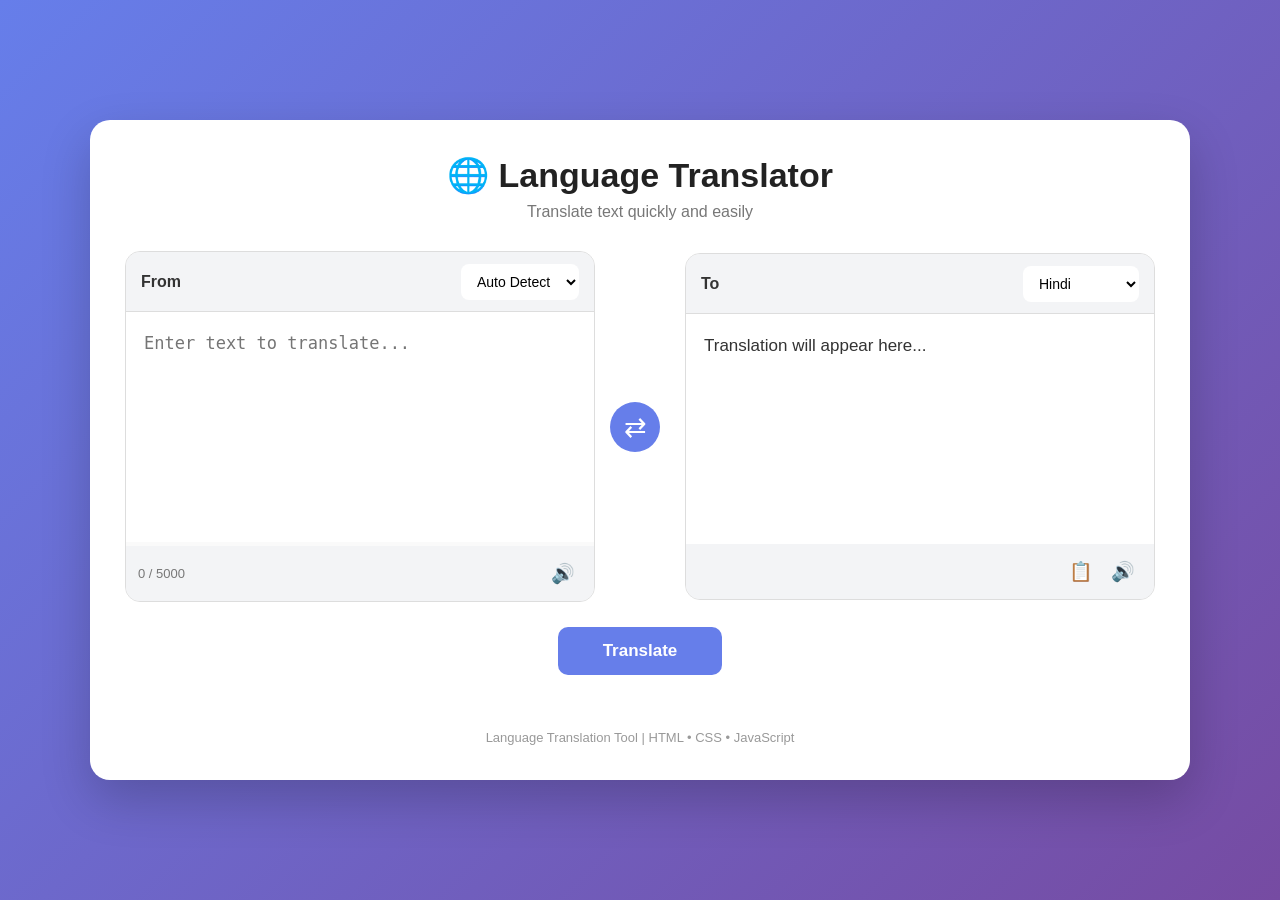
<file: index.html>
<!DOCTYPE html>
<html lang="en">
<head>
    <meta charset="UTF-8">
    <meta name="viewport" content="width=device-width, initial-scale=1.0">
    <title>Language Translation Tool</title>
    <link rel="stylesheet" href="style.css">
</head>

<body>

    <div class="container">

        <header>
            <h1>🌐 Language Translator</h1>
            <p>Translate text quickly and easily</p>
        </header>

        <div class="translator">

            <!-- Input Section -->
            <div class="box">
                <div class="box-header">
                    <label for="sourceLanguage">From</label>

                    <select id="sourceLanguage">
                        <option value="auto">Auto Detect</option>
                        <option value="en">English</option>
                        <option value="hi">Hindi</option>
                        <option value="mr">Marathi</option>
                        <option value="gu">Gujarati</option>
                        <option value="bn">Bengali</option>
                        <option value="ta">Tamil</option>
                        <option value="te">Telugu</option>
                        <option value="kn">Kannada</option>
                        <option value="ml">Malayalam</option>
                        <option value="fr">French</option>
                        <option value="de">German</option>
                        <option value="es">Spanish</option>
                        <option value="it">Italian</option>
                        <option value="pt">Portuguese</option>
                        <option value="ru">Russian</option>
                        <option value="ja">Japanese</option>
                        <option value="ko">Korean</option>
                        <option value="zh">Chinese</option>
                    </select>
                </div>

                <textarea
                    id="inputText"
                    placeholder="Enter text to translate..."
                    maxlength="5000"></textarea>

                <div class="bottom-controls">
                    <span id="charCount">0 / 5000</span>

                    <button class="icon-btn" id="speakInput" title="Listen">
                        🔊
                    </button>
                </div>
            </div>

            <!-- Swap Button -->
            <button id="swapButton" class="swap-btn" title="Swap languages">
                ⇄
            </button>

            <!-- Output Section -->
            <div class="box">
                <div class="box-header">
                    <label for="targetLanguage">To</label>

                    <select id="targetLanguage">
                        <option value="hi">Hindi</option>
                        <option value="en">English</option>
                        <option value="mr">Marathi</option>
                        <option value="gu">Gujarati</option>
                        <option value="bn">Bengali</option>
                        <option value="ta">Tamil</option>
                        <option value="te">Telugu</option>
                        <option value="kn">Kannada</option>
                        <option value="ml">Malayalam</option>
                        <option value="fr">French</option>
                        <option value="de">German</option>
                        <option value="es">Spanish</option>
                        <option value="it">Italian</option>
                        <option value="pt">Portuguese</option>
                        <option value="ru">Russian</option>
                        <option value="ja">Japanese</option>
                        <option value="ko">Korean</option>
                        <option value="zh">Chinese</option>
                    </select>
                </div>

                <div id="outputText" class="output">
                    Translation will appear here...
                </div>

                <div class="bottom-controls">

                    <span id="translationStatus"></span>

                    <div>
                        <button class="icon-btn" id="copyButton" title="Copy">
                            📋
                        </button>

                        <button class="icon-btn" id="speakOutput" title="Listen">
                            🔊
                        </button>
                    </div>

                </div>
            </div>

        </div>

        <button id="translateButton" class="translate-btn">
            Translate
        </button>

        <p id="errorMessage" class="error"></p>

        <footer>
            <p>Language Translation Tool | HTML • CSS • JavaScript</p>
        </footer>

    </div>

    <script src="script.js?v=2"></script>

</body>
</html>
</file>
<file: style.css>
* {
    margin: 0;
    padding: 0;
    box-sizing: border-box;
}

body {
    font-family: Arial, Helvetica, sans-serif;
    min-height: 100vh;
    background: linear-gradient(135deg, #667eea, #764ba2);
    display: flex;
    justify-content: center;
    align-items: center;
    padding: 25px;
}

.container {
    width: 100%;
    max-width: 1100px;
    background: white;
    border-radius: 20px;
    padding: 35px;
    box-shadow: 0 20px 50px rgba(0, 0, 0, 0.2);
}

header {
    text-align: center;
    margin-bottom: 30px;
}

header h1 {
    font-size: 34px;
    color: #222;
    margin-bottom: 8px;
}

header p {
    color: #777;
    font-size: 16px;
}

.translator {
    display: grid;
    grid-template-columns: 1fr 60px 1fr;
    gap: 15px;
    align-items: center;
}

.box {
    border: 1px solid #ddd;
    border-radius: 15px;
    overflow: hidden;
    background: #fafafa;
}

.box-header {
    height: 60px;
    display: flex;
    justify-content: space-between;
    align-items: center;
    padding: 0 15px;
    background: #f3f4f6;
    border-bottom: 1px solid #ddd;
}

.box-header label {
    font-weight: bold;
    color: #333;
}

select {
    border: none;
    background: white;
    padding: 9px 12px;
    border-radius: 8px;
    font-size: 14px;
    outline: none;
    cursor: pointer;
}

textarea {
    width: 100%;
    height: 230px;
    resize: none;
    border: none;
    outline: none;
    padding: 18px;
    font-size: 17px;
    line-height: 1.6;
    background: white;
}

.output {
    width: 100%;
    height: 230px;
    overflow-y: auto;
    padding: 18px;
    font-size: 17px;
    line-height: 1.6;
    background: white;
    color: #333;
}

.bottom-controls {
    height: 55px;
    display: flex;
    align-items: center;
    justify-content: space-between;
    padding: 0 12px;
    background: #f3f4f6;
    color: #777;
    font-size: 13px;
}

.icon-btn {
    border: none;
    background: transparent;
    font-size: 19px;
    cursor: pointer;
    padding: 7px;
    border-radius: 7px;
    transition: 0.2s;
}

.icon-btn:hover {
    background: #ddd;
}

.swap-btn {
    width: 50px;
    height: 50px;
    border: none;
    border-radius: 50%;
    background: #667eea;
    color: white;
    font-size: 27px;
    cursor: pointer;
    transition: 0.3s;
}

.swap-btn:hover {
    background: #5568d9;
    transform: rotate(180deg);
}

.translate-btn {
    display: block;
    margin: 25px auto 10px;
    padding: 14px 45px;
    border: none;
    border-radius: 10px;
    background: #667eea;
    color: white;
    font-size: 17px;
    font-weight: bold;
    cursor: pointer;
    transition: 0.3s;
}

.translate-btn:hover {
    background: #5568d9;
    transform: translateY(-2px);
}

.translate-btn:disabled {
    background: #aaa;
    cursor: not-allowed;
    transform: none;
}

.error {
    text-align: center;
    color: #e53935;
    min-height: 20px;
    margin-top: 10px;
}

footer {
    text-align: center;
    margin-top: 25px;
    color: #999;
    font-size: 13px;
}

/* Mobile Responsive */

@media (max-width: 750px) {

    body {
        padding: 15px;
        align-items: flex-start;
    }

    .container {
        padding: 20px;
        margin-top: 10px;
    }

    header h1 {
        font-size: 26px;
    }

    .translator {
        grid-template-columns: 1fr;
        gap: 12px;
    }

    .swap-btn {
        margin: 0 auto;
        transform: rotate(90deg);
    }

    .swap-btn:hover {
        transform: rotate(270deg);
    }

    textarea,
    .output {
        height: 180px;
    }

    .translate-btn {
        width: 100%;
    }
}
</file>
<file: translator tool/style.css>
* {
    margin: 0;
    padding: 0;
    box-sizing: border-box;
}

body {
    font-family: Arial, Helvetica, sans-serif;
    min-height: 100vh;
    background: linear-gradient(135deg, #667eea, #764ba2);
    display: flex;
    justify-content: center;
    align-items: center;
    padding: 25px;
}

.container {
    width: 100%;
    max-width: 1100px;
    background: white;
    border-radius: 20px;
    padding: 35px;
    box-shadow: 0 20px 50px rgba(0, 0, 0, 0.2);
}

header {
    text-align: center;
    margin-bottom: 30px;
}

header h1 {
    font-size: 34px;
    color: #222;
    margin-bottom: 8px;
}

header p {
    color: #777;
    font-size: 16px;
}

.translator {
    display: grid;
    grid-template-columns: 1fr 60px 1fr;
    gap: 15px;
    align-items: center;
}

.box {
    border: 1px solid #ddd;
    border-radius: 15px;
    overflow: hidden;
    background: #fafafa;
}

.box-header {
    height: 60px;
    display: flex;
    justify-content: space-between;
    align-items: center;
    padding: 0 15px;
    background: #f3f4f6;
    border-bottom: 1px solid #ddd;
}

.box-header label {
    font-weight: bold;
    color: #333;
}

select {
    border: none;
    background: white;
    padding: 9px 12px;
    border-radius: 8px;
    font-size: 14px;
    outline: none;
    cursor: pointer;
}

textarea {
    width: 100%;
    height: 230px;
    resize: none;
    border: none;
    outline: none;
    padding: 18px;
    font-size: 17px;
    line-height: 1.6;
    background: white;
}

.output {
    width: 100%;
    height: 230px;
    overflow-y: auto;
    padding: 18px;
    font-size: 17px;
    line-height: 1.6;
    background: white;
    color: #333;
}

.bottom-controls {
    height: 55px;
    display: flex;
    align-items: center;
    justify-content: space-between;
    padding: 0 12px;
    background: #f3f4f6;
    color: #777;
    font-size: 13px;
}

.icon-btn {
    border: none;
    background: transparent;
    font-size: 19px;
    cursor: pointer;
    padding: 7px;
    border-radius: 7px;
    transition: 0.2s;
}

.icon-btn:hover {
    background: #ddd;
}

.swap-btn {
    width: 50px;
    height: 50px;
    border: none;
    border-radius: 50%;
    background: #667eea;
    color: white;
    font-size: 27px;
    cursor: pointer;
    transition: 0.3s;
}

.swap-btn:hover {
    background: #5568d9;
    transform: rotate(180deg);
}

.translate-btn {
    display: block;
    margin: 25px auto 10px;
    padding: 14px 45px;
    border: none;
    border-radius: 10px;
    background: #667eea;
    color: white;
    font-size: 17px;
    font-weight: bold;
    cursor: pointer;
    transition: 0.3s;
}

.translate-btn:hover {
    background: #5568d9;
    transform: translateY(-2px);
}

.translate-btn:disabled {
    background: #aaa;
    cursor: not-allowed;
    transform: none;
}

.error {
    text-align: center;
    color: #e53935;
    min-height: 20px;
    margin-top: 10px;
}

footer {
    text-align: center;
    margin-top: 25px;
    color: #999;
    font-size: 13px;
}

/* Mobile Responsive */

@media (max-width: 750px) {

    body {
        padding: 15px;
        align-items: flex-start;
    }

    .container {
        padding: 20px;
        margin-top: 10px;
    }

    header h1 {
        font-size: 26px;
    }

    .translator {
        grid-template-columns: 1fr;
        gap: 12px;
    }

    .swap-btn {
        margin: 0 auto;
        transform: rotate(90deg);
    }

    .swap-btn:hover {
        transform: rotate(270deg);
    }

    textarea,
    .output {
        height: 180px;
    }

    .translate-btn {
        width: 100%;
    }
}
</file>
